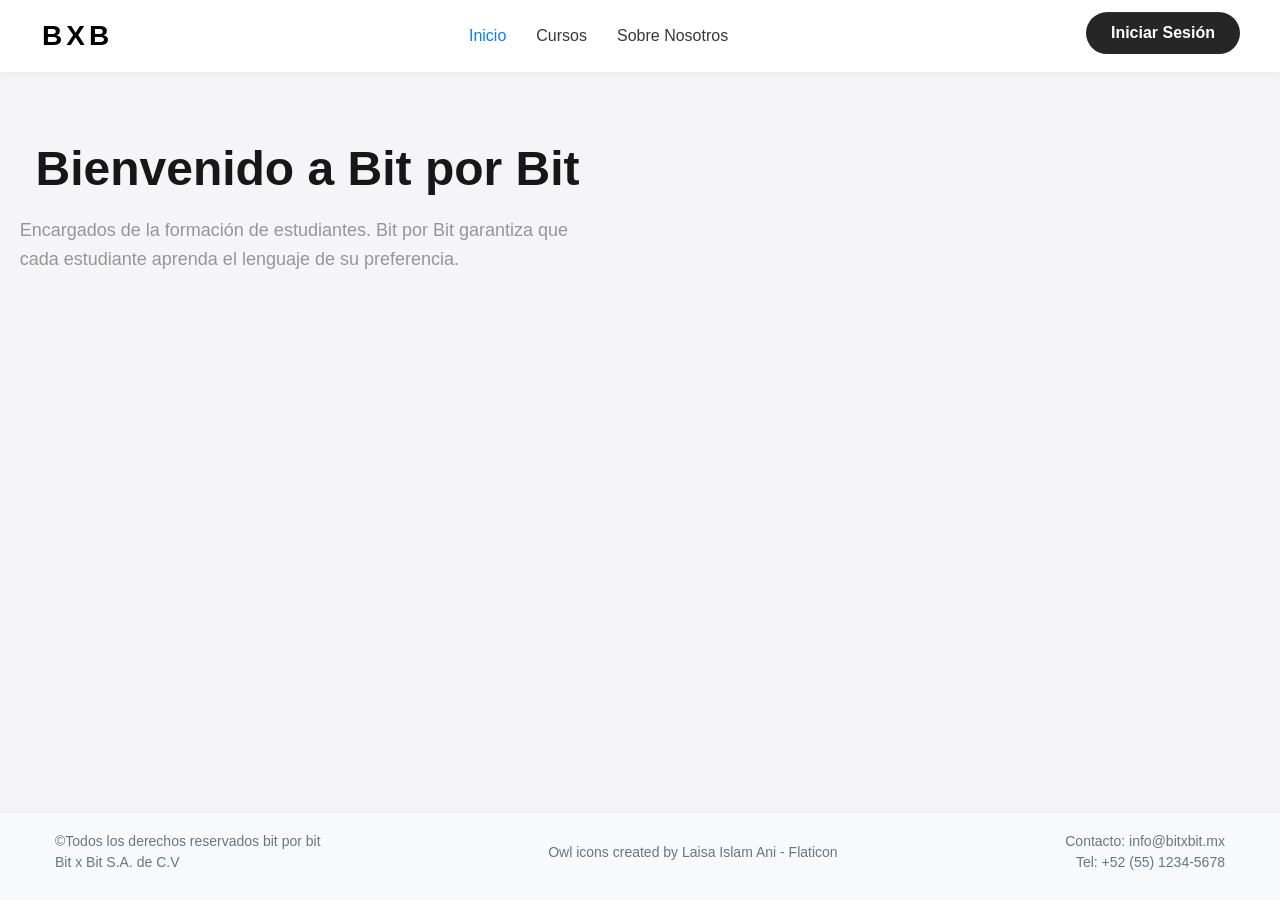
<file: index.html>
<!DOCTYPE html>
<html lang="es">

<head>
    <meta charset="UTF-8">
    <meta name="viewport" content="width=device-width, initial-scale=1.0">
    <title>Bit por Bit - Formación de estudiantes</title>
    <!-- GSAP from CDN -->
    <script src="https://cdnjs.cloudflare.com/ajax/libs/gsap/3.11.4/gsap.min.js"></script>
    <link rel="icon" type="image/x-icon" href="static/img/owl.png">
    <link rel="stylesheet" href="static/css/index.css">
</head>

<body>
    <!-- Fixed Navbar -->
    <div class="navbar">
        <a href="index.html" class="logo" id="logo-link">
            <div class="logo-letter">B</div>
            <div class="logo-letter">X</div>
            <div class="logo-letter">B</div>
        </a>

        <div class="nav-links">
            <a href="index.html" id="home-link" class="active">Inicio</a>
            <a href="courses.html" id="cursos-link">Cursos</a>
            <a href="about.html" id="about-link">Sobre Nosotros</a>
        </div>

        <a href="login.html" class="login-btn">Iniciar Sesión</a>

        <button class="menu-button" id="menu-btn">☰</button>
    </div>

    <!-- Pages Container -->
    <div class="pages-container">
        <!-- Home Page -->
        <div id="home-page" class="page active">
            <div class="home-container">
                <!-- Left Content -->
                <div class="content-left">
                    <h1 class="hero-title">Bienvenido a Bit por Bit</h1>
                    <p class="hero-description">Encargados de la formación de estudiantes. Bit por Bit garantiza que
                        cada estudiante aprenda el lenguaje de su preferencia.</p>
                    <button class="contact-btn">Contáctanos</button>

                    <!-- Social Icons -->
                    <div class="social-icons">
                        <div class="social-icon">
                            <a href="https://www.facebook.com/people/Bit-Bit/pfbid0obc1GL5xQBxVNUsykteJQynm9gf5bkeoo3qpW2DrgseqowSpPUyuY473SygLukFfl/"
                                target="_blank">
                                <img width="24px" height="24px" src="static/img/facebook.png" alt="facebook">
                            </a>

                        </div>
                        <div class="social-icon">
                            <img width="24px" height="24px" src="static/img/github.png" alt="github">
                        </div>
                        <div class="social-icon">
                            <img width="24px" height="24px" src="static/img/instagram.png" alt="instagram">
                        </div>
                        <div class="social-icon">
                            <img width="24px" height="24px" src="static/img/whatsapp.png" alt="whatsapp">
                        </div>
                    </div>
                </div>

                <!-- Right Content - Image/Video Container -->
                <div class="content-right">
                    <div class="media-container">
                        <video id="home-video" muted>
                            <source src="static/img/video1.mp4" type="video/mp4">
                        </video>
                    </div>
                </div>
            </div>
        </div>
    </div>
    <footer
        style="background-color: #f8f9fa; padding: 20px 0; border-top: 1px solid #e9ecef; font-family: Arial, sans-serif; font-size: 14px; color: #6c757d; margin-top: 40px;">
        <div
            style="max-width: 1200px; margin: 0 auto; padding: 0 15px; display: flex; flex-wrap: wrap; justify-content: space-between; align-items: center;">
            <div style="margin-bottom: 10px;">
                <p style="margin: 0;">©Todos los derechos reservados bit por bit</p>
                <p style="margin: 5px 0 0 0;">Bit x Bit S.A. de C.V</p>
            </div>
            <div style="margin-bottom: 10px;">
                <p style="margin: 0;">
                    <a href="https://www.flaticon.com/free-icons/owl" title="owl icons"
                        style="color: #6c757d; text-decoration: none;">Owl icons created by Laisa Islam Ani -
                        Flaticon</a>
                </p>
            </div>
            <div style="margin-bottom: 10px; text-align: right;">
                <p style="margin: 0;">Contacto: info@bitxbit.mx</p>
                <p style="margin: 5px 0 0 0;">Tel: +52 (55) 1234-5678</p>
            </div>
        </div>
    </footer>


    <!-- JavaScript for animations and functionality -->
    <script src="static/js/index.js"></script>
    <script>
        document.addEventListener('DOMContentLoaded', function () {
            // Specific home page initialization
            animateHomePage();
        });
    </script>
</body>

</html>
</file>
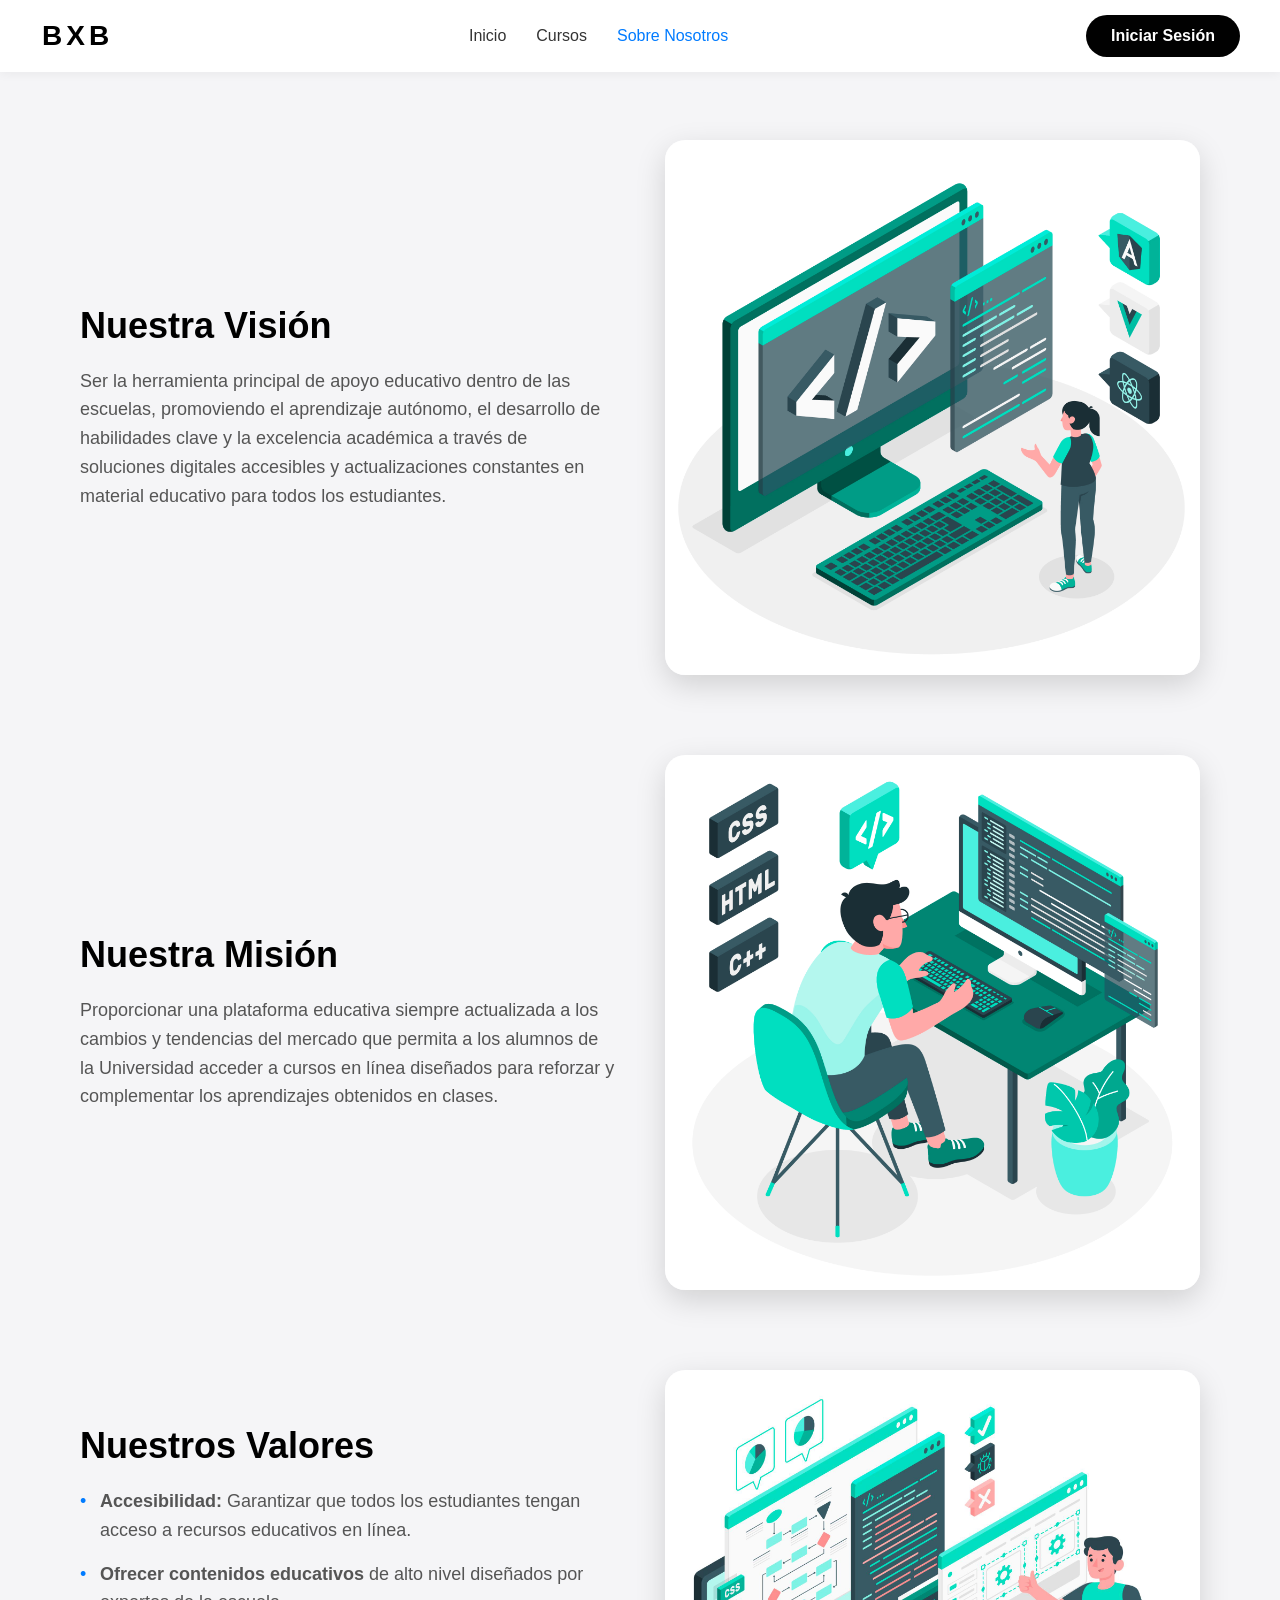
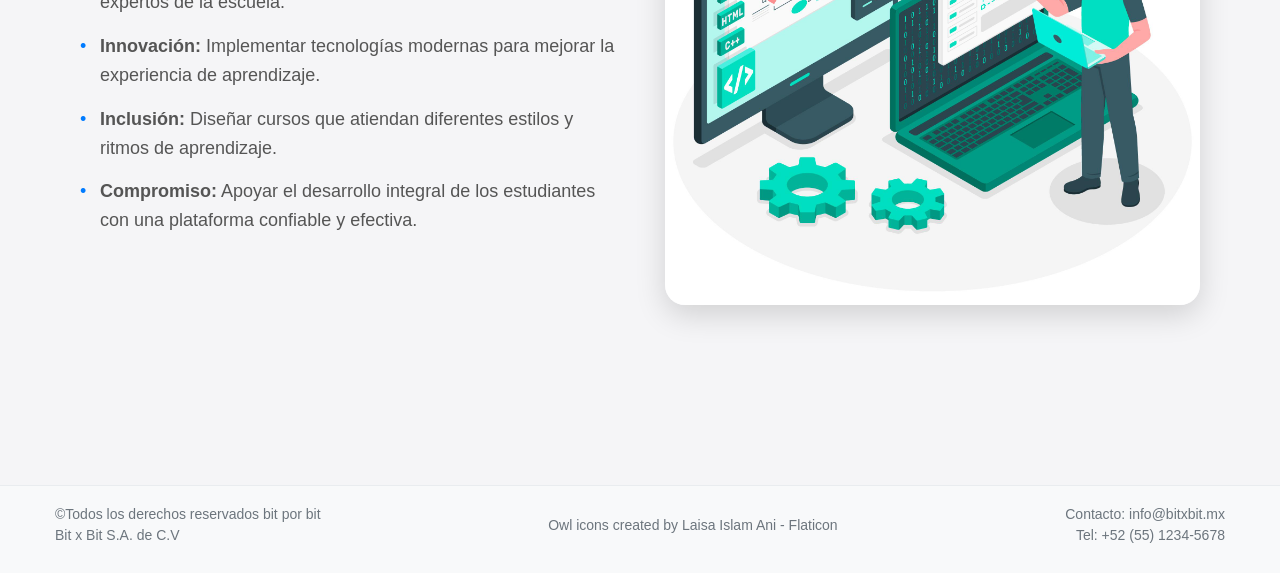
<file: about.html>
<!DOCTYPE html>
<html lang="es">

<head>
    <meta charset="UTF-8">
    <meta name="viewport" content="width=device-width, initial-scale=1.0">
    <title>Bit por Bit - Sobre Nosotros</title>
    <!-- GSAP from CDN -->
    <script src="https://cdnjs.cloudflare.com/ajax/libs/gsap/3.11.4/gsap.min.js"></script>
    <link rel="icon" type="image/x-icon" href="static/img/owl.png">
    <link rel="stylesheet" href="static/css/index.css">
</head>

<body>
    <!-- Fixed Navbar -->
    <div class="navbar">
        <a href="index.html" class="logo" id="logo-link">
            <div class="logo-letter">B</div>
            <div class="logo-letter">X</div>
            <div class="logo-letter">B</div>
        </a>

        <div class="nav-links">
            <a href="index.html" id="home-link">Inicio</a>
            <a href="courses.html" id="cursos-link">Cursos</a>
            <a href="about.html" id="about-link" class="active">Sobre Nosotros</a>
        </div>
        <a href="login.html" class="login-btn">Iniciar Sesión</a>

        <button class="menu-button" id="menu-btn">☰</button>
    </div>

    <!-- Pages Container -->
    <div class="pages-container">
        <!-- Sobre Nosotros Page -->
        <div id="about-page" class="page active">
            <div class="about-container">
                <!-- Vision Section -->
                <section class="about-section">
                    <div class="about-content">
                        <div class="about-text">
                            <h2 class="about-title">Nuestra Visión</h2>
                            <p class="about-description">
                                Ser la herramienta principal de apoyo educativo dentro de las escuelas,
                                promoviendo el aprendizaje autónomo, el desarrollo de habilidades clave y la
                                excelencia académica a través de soluciones digitales accesibles y actualizaciones
                                constantes en material educativo para todos los estudiantes.
                            </p>
                        </div>
                        <div class="about-image-container">
                            <img src="static/img/image1.jpg" alt="Imagen de nuestra visión" class="about-image">
                        </div>
                    </div>
                </section>

                <!-- Mision Section -->
                <section class="about-section">
                    <div class="about-content reverse">
                        <div class="about-image-container">
                            <img src="static/img/image2.jpg" alt="Imagen de nuestra misión" class="about-image">
                        </div>
                        <div class="about-text">
                            <h2 class="about-title">Nuestra Misión</h2>
                            <p class="about-description">
                                Proporcionar una plataforma educativa siempre actualizada a los cambios y
                                tendencias del mercado que permita a los alumnos de la Universidad acceder a cursos
                                en línea diseñados para reforzar y complementar los aprendizajes obtenidos en
                                clases.
                            </p>
                        </div>
                    </div>
                </section>

                <!-- Valores Section -->
                <section class="about-section">
                    <div class="about-content">
                        <div class="about-text">
                            <h2 class="about-title">Nuestros Valores</h2>
                            <ul class="values-list">
                                <li><strong>Accesibilidad:</strong> Garantizar que todos los estudiantes tengan acceso a
                                    recursos educativos en línea.</li>
                                <li><strong>Ofrecer contenidos educativos</strong> de alto nivel diseñados por expertos
                                    de la escuela.</li>
                                <li><strong>Innovación:</strong> Implementar tecnologías modernas para mejorar la
                                    experiencia de aprendizaje.</li>
                                <li><strong>Inclusión:</strong> Diseñar cursos que atiendan diferentes estilos y ritmos
                                    de aprendizaje.</li>
                                <li><strong>Compromiso:</strong> Apoyar el desarrollo integral de los estudiantes con
                                    una plataforma confiable y efectiva.</li>
                            </ul>
                        </div>
                        <div class="about-image-container">
                            <img src="static/img/image3.jpg" alt="Imagen de nuestros valores" class="about-image">
                        </div>
                    </div>
                </section>
            </div>
        </div>
    </div>

    <footer
        style="background-color: #f8f9fa; padding: 20px 0; border-top: 1px solid #e9ecef; font-family: Arial, sans-serif; font-size: 14px; color: #6c757d; margin-top: 40px;">
        <div
            style="max-width: 1200px; margin: 0 auto; padding: 0 15px; display: flex; flex-wrap: wrap; justify-content: space-between; align-items: center;">
            <div style="margin-bottom: 10px;">
                <p style="margin: 0;">©Todos los derechos reservados bit por bit</p>
                <p style="margin: 5px 0 0 0;">Bit x Bit S.A. de C.V</p>
            </div>
            <div style="margin-bottom: 10px;">
                <p style="margin: 0;">
                    <a href="https://www.flaticon.com/free-icons/owl" title="owl icons"
                        style="color: #6c757d; text-decoration: none;">Owl icons created by Laisa Islam Ani -
                        Flaticon</a>
                </p>
            </div>
            <div style="margin-bottom: 10px; text-align: right;">
                <p style="margin: 0;">Contacto: info@bitxbit.mx</p>
                <p style="margin: 5px 0 0 0;">Tel: +52 (55) 1234-5678</p>
            </div>
        </div>
    </footer>


    <!-- JavaScript for animations and functionality -->
    <script src="static/js/index.js"></script>
    <script>
        document.addEventListener('DOMContentLoaded', function () {
            // Animate navbar
            animateNavbar();

            // Initialize about page animations
            animateAboutPage();
        });

        // Function to animate about page elements
        function animateAboutPage() {
            const aboutSections = document.querySelectorAll('.about-section');

            aboutSections.forEach((section, index) => {
                const title = section.querySelector('.about-title');
                const description = section.querySelector('.about-description');
                const imageContainer = section.querySelector('.about-image-container');
                const valuesList = section.querySelector('.values-list');

                // Reset animations
                gsap.set(title, { opacity: 0, y: -30 });
                gsap.set(description || valuesList, { opacity: 0, y: 20 });
                gsap.set(imageContainer, { opacity: 0, scale: 0.9 });

                // Create timeline for each section
                const tl = gsap.timeline({
                    scrollTrigger: {
                        trigger: section,
                        start: "top 80%",
                        end: "bottom 20%",
                        toggleActions: "play none none none"
                    },
                    defaults: { ease: "power3.out" }
                });

                // Animate elements
                tl.to(title, {
                    y: 0,
                    opacity: 1,
                    duration: 0.8,
                });

                tl.to(description || valuesList, {
                    y: 0,
                    opacity: 1,
                    duration: 0.8,
                }, "-=0.5");

                tl.to(imageContainer, {
                    opacity: 1,
                    scale: 1,
                    duration: 0.8,
                }, "-=0.5");
            });
        }
    </script>
</body>

</html>
</file>
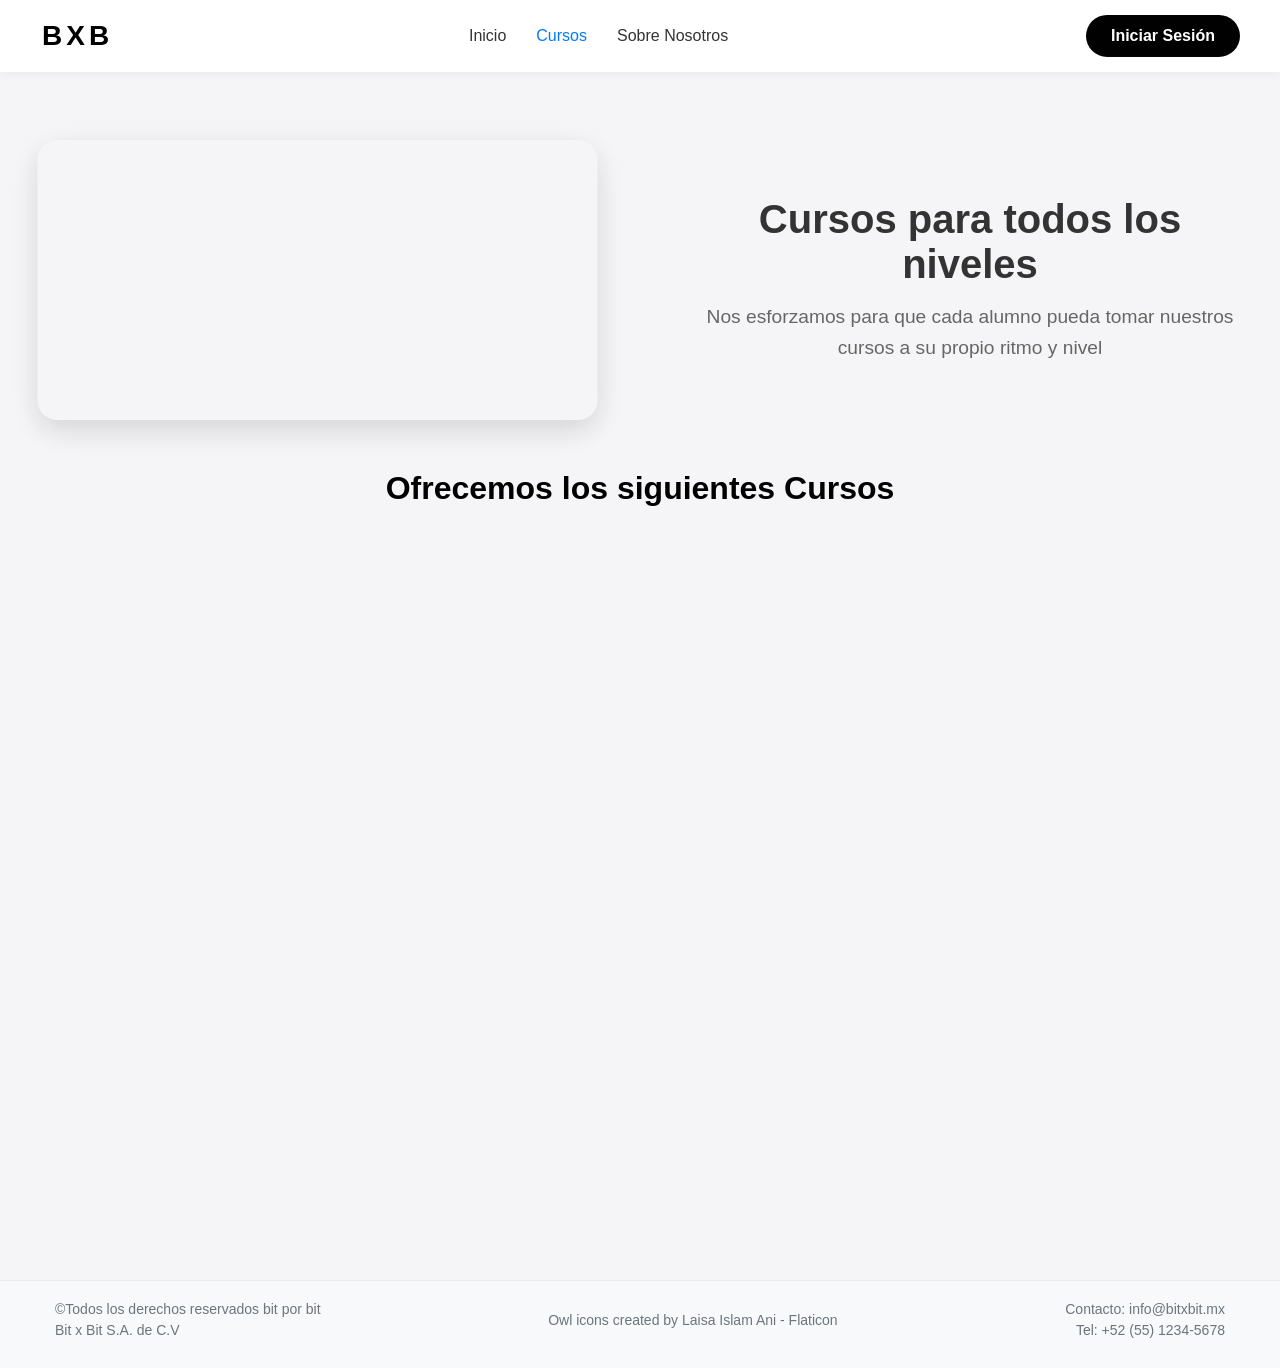
<file: courses.html>
<!DOCTYPE html>
<html lang="es">

<head>
    <meta charset="UTF-8">
    <meta name="viewport" content="width=device-width, initial-scale=1.0">
    <title>Bit por Bit - Cursos</title>
    <!-- GSAP from CDN -->
    <script src="https://cdnjs.cloudflare.com/ajax/libs/gsap/3.11.4/gsap.min.js"></script>
    <link rel="icon" type="image/x-icon" href="static/img/owl.png">
    <link rel="stylesheet" href="static/css/index.css">
</head>

<body>
    <!-- Fixed Navbar -->
    <div class="navbar">
        <a href="index.html" class="logo" id="logo-link">
            <div class="logo-letter">B</div>
            <div class="logo-letter">X</div>
            <div class="logo-letter">B</div>
        </a>

        <div class="nav-links" id="nav-links">
            <a href="index.html" id="home-link">Inicio</a>
            <a href="courses.html" id="cursos-link" class="active">Cursos</a>
            <a href="about.html" id="about-link">Sobre Nosotros</a>
        </div>
        <a href="login.html" class="login-btn">Iniciar Sesión</a>


        <button class="menu-button" id="menu-btn">☰</button>
    </div>

    <!-- Pages Container -->
    <div class="pages-container">
        <!-- Cursos Page -->
        <div id="cursos-page" class="page active">
            <div class="cursos-container">
                <!-- Cursos Header -->
                <div class="cursos-header">
                    <div class="cursos-image-container">
                        <video id="cursos-video" muted>
                            <source src="static/img/video2.mp4" type="video/mp4">
                        </video>
                    </div>

                    <div class="cursos-text">
                        <h2 class="cursos-title">Cursos para todos los niveles</h2>
                        <p>Nos esforzamos para que cada alumno pueda tomar nuestros cursos a su propio ritmo y nivel</p>
                    </div>
                </div>

                <h2 class="section-title">Ofrecemos los siguientes Cursos</h2>

                <!-- Enhanced Course Carousel -->
                <!-- Course Navigation -->
                <div class="course-navigation">
                    <div class="course-tabs" id="course-tabs">
                        <div class="course-tab active" data-course="python">Python</div>
                        <div class="course-tab" data-course="java">Java</div>
                        <div class="course-tab" data-course="javascript">JavaScript</div>
                        <div class="course-tab" data-course="go">Go</div>
                        <div class="course-tab" data-course="html">HTML</div>
                        <div class="course-tab" data-course="css">CSS</div>
                        <div class="course-tab" data-course="sql">SQL</div>
                        <div class="course-tab" data-course="react">React</div>
                    </div>

                    <!-- Course Details Section (keep this as is) -->
                    <div class="course-details-section" id="course-details">
                        <div class="course-details-container">
                            <div class="course-details-header">
                                <div class="course-logo-large">
                                    <img id="detail-logo" src="static/img/phyton.png" alt="Course logo" width="120"
                                        height="120">
                                </div>
                                <div class="course-details-info">
                                    <h3 id="detail-title">Python</h3>
                                    <span id="detail-level" class="course-level-badge">Principiante</span>
                                </div>
                            </div>
                            <div class="course-details-content">
                                <div class="course-description">
                                    <h4>Descripción</h4>
                                    <p id="detail-description">Este curso ofrece las bases necesarias de Python</p>
                                </div>
                                <div class="course-features">
                                    <div class="feature">
                                        <span class="feature-icon">⏱️</span>
                                        <div class="feature-text">
                                            <span class="feature-label">Duración:</span>
                                            <span id="detail-duration">3 horas</span>
                                        </div>
                                    </div>
                                    <div class="feature">
                                        <span class="feature-icon">📚</span>
                                        <div class="feature-text">
                                            <span class="feature-label">Módulos:</span>
                                            <span id="detail-modules">5 módulos</span>
                                        </div>
                                    </div>
                                    <div class="feature">
                                        <span class="feature-icon">🧑‍💻</span>
                                        <div class="feature-text">
                                            <span class="feature-label">Proyectos:</span>
                                            <span id="detail-projects">2 proyectos</span>
                                        </div>
                                    </div>
                                </div>
                            </div>
                            <div class="course-cta">
                                <button class="enroll-button">Saber más</button>
                                <!--button class="more-info-button">Saber más</button-->
                            </div>
                        </div>
                    </div>
                </div>
            </div>
        </div>
    </div>

    <footer
        style="background-color: #f8f9fa; padding: 20px 0; border-top: 1px solid #e9ecef; font-family: Arial, sans-serif; font-size: 14px; color: #6c757d; margin-top: 40px;">
        <div
            style="max-width: 1200px; margin: 0 auto; padding: 0 15px; display: flex; flex-wrap: wrap; justify-content: space-between; align-items: center;">
            <div style="margin-bottom: 10px;">
                <p style="margin: 0;">©Todos los derechos reservados bit por bit</p>
                <p style="margin: 5px 0 0 0;">Bit x Bit S.A. de C.V</p>
            </div>
            <div style="margin-bottom: 10px;">
                <p style="margin: 0;">
                    <a href="https://www.flaticon.com/free-icons/owl" title="owl icons"
                        style="color: #6c757d; text-decoration: none;">Owl icons created by Laisa Islam Ani -
                        Flaticon</a>
                </p>
            </div>
            <div style="margin-bottom: 10px; text-align: right;">
                <p style="margin: 0;">Contacto: info@bitxbit.mx</p>
                <p style="margin: 5px 0 0 0;">Tel: +52 (55) 1234-5678</p>
            </div>
        </div>
    </footer>


    <!-- JavaScript for animations and functionality -->
    <script src="static/js/index.js"></script>
    <script>
        // Update the document ready function
        document.addEventListener('DOMContentLoaded', function () {
            // Specific cursos page initialization
            animateCursosPage();

            // Initialize navbar animations
            animateNavbar();

            // Initialize course details with tabs
            initCourseDetails();

            // Fix header text explicitly
            fixHeaderText();
        });
    </script>
</body>

</html>
</file>
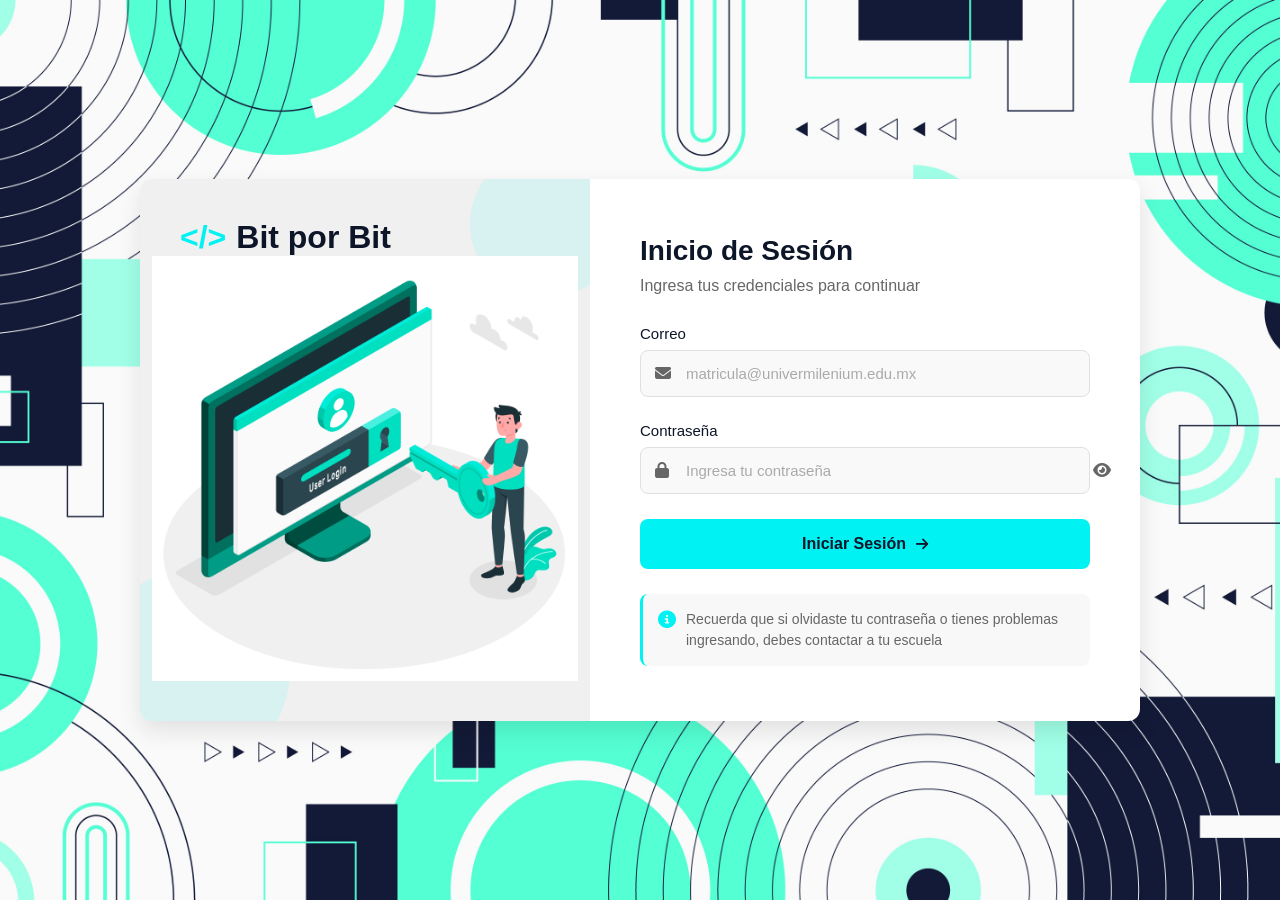
<file: login.html>
<!DOCTYPE html>
<html lang="es">
<head>
    <meta charset="UTF-8">
    <meta name="viewport" content="width=device-width, initial-scale=1.0">
    <title>Bit por Bit - Inicio de Sesión</title>
    <link rel="stylesheet" href="/static/css/login.css">
    <link rel="icon" type="image/x-icon" href="/static/img/owl.png">
    <link rel="stylesheet" href="https://cdnjs.cloudflare.com/ajax/libs/font-awesome/6.4.0/css/all.min.css">
</head>
<body>
    <div class="background-container">
        <div class="login-container">
            <div class="login-branding">
                <div class="logo-container">
                    <div class="logo">
                        <span class="code-tag">&lt;/&gt;</span>
                        <h1>Bit por Bit</h1>
                    </div>
                </div>
                <div class="illustration">
                    <img src="/static/img/login.jpg" alt="Ilustración de inicio de sesión">
                </div>
            </div>
            
            <div class="login-content">
                <div class="login-header">
                    <h2>Inicio de Sesión</h2>
                    <p class="login-subtitle">Ingresa tus credenciales para continuar</p>
                </div>
                
                <form id="login-form" method="post">
                    <div class="form-group">
                        <label for="email">Correo</label>
                        <div class="input-with-icon">
                            <i class="fas fa-envelope"></i>
                            <input type="email" id="email" name="email" placeholder="matricula@univermilenium.edu.mx" required>
                        </div>
                    </div>
                    
                    <div class="form-group">
                        <label for="password">Contraseña</label>
                        <div class="input-with-icon">
                            <i class="fas fa-lock"></i>
                            <input type="password" id="password" name="password" placeholder="Ingresa tu contraseña" required>
                            <button type="button" id="toggle-password" class="toggle-password">
                                <i class="fas fa-eye"></i>
                            </button>
                        </div>
                    </div>
                    
                    <button type="submit" class="login-btn">
                        <span>Iniciar Sesión</span>
                        <i class="fas fa-arrow-right"></i>
                    </button>
                </form>
                
                <div class="help-text">
                    <i class="fas fa-info-circle"></i>
                    <p>Recuerda que si olvidaste tu contraseña o tienes problemas ingresando, debes contactar a tu escuela</p>
                </div>
            </div>
        </div>
    </div>
    
    <!-- Toast container -->
    <div id="toast-container"></div>
    
    <script src="/static/js/login.js"></script>
</body>
</html>
</file>
<file: static/css/index.css>
* {
    margin: 0;
    padding: 0;
    box-sizing: border-box;
    font-family: 'Segoe UI', Tahoma, Geneva, Verdana, sans-serif;
    text-decoration: none;
}

body {
    min-height: 100vh;
    display: flex;
    flex-direction: column;
    background-color: #f5f5f7;
}

a{
  text-decoration: none;
}

/* Fixed navbar with improved styling */
.navbar {
    display: flex;
    justify-content: space-between;
    align-items: center;
    padding: 15px 40px;
    background-color: white;
    box-shadow: 0 2px 10px rgba(0,0,0,0.05);
    position: fixed;
    width: 100%;
    top: 0;
    z-index: 1000;
}

/* Logo styling */
.logo {
    display: flex;
    align-items: center;
    font-size: 28px;
    font-weight: 800;
    color: #000;
    text-decoration: none;
}

.logo-letter {
    padding: 0 2px;
    opacity: 0; 
    transform: translateY(50px);
}

/* Nav links */
.nav-links {
    display: flex;
    gap: 30px;
    opacity: 0;
    transform: translateY(-20px);
}

.nav-links a {
    text-decoration: none;
    color: #333;
    font-weight: 500;
    transition: color 0.3s;
    cursor: pointer;
}

.nav-links a:hover, .nav-links a.active {
    color: #007bff;
}

/* Login button styling */
.login-btn {
    background-color: #000;
    color: white;
    border: none;
    border-radius: 30px;
    padding: 12px 25px;
    font-weight: 600;
    cursor: pointer;
    opacity: 0;
    transform: translateY(-20px);
    transition: background-color 0.3s, transform 0.2s;
}

.login-btn:hover {
    background-color: #333;
    transform: translateY(-2px);
}

/* Pages container */
.pages-container {
    margin-top: 80px;
    flex-grow: 1;
}

/* Page styling */
.page {
    display: none;
}

.page.active {
    display: block;
}

/* Home page styles */
.home-container {
    display: flex;
    justify-content: space-between;
    align-items: center;
    padding: 60px 40px;
    gap: 40px;
}

/* Left content */
.content-left {
    flex: 1;
    max-width: 600px;
}

.hero-title {
    font-size: 48px;
    font-weight: 800;
    margin-bottom: 20px;
    opacity: 0;
    transform: translateX(-50px);
}

.hero-description {
    font-size: 18px;
    line-height: 1.6;
    color: #555;
    margin-bottom: 30px;
    opacity: 0;
    transform: translateX(-50px);
}

.contact-btn {
    background-color: #f1f1f1;
    color: #333;
    border: none;
    border-radius: 30px;
    padding: 15px 30px;
    font-weight: 600;
    cursor: pointer;
    opacity: 0;
    transform: translateY(20px);
    transition: background-color 0.3s, transform 0.2s;
}

.contact-btn:hover {
    background-color: #e5e5e5;
    transform: translateY(-2px);
}

/* Social icons container */
.social-icons {
    display: flex;
    gap: 15px;
    margin-top: 30px;
    opacity: 0;
}

.social-icon {
    width: 50px;
    height: 50px;
    background-color: white;
    border-radius: 50%;
    display: flex;
    justify-content: center;
    align-items: center;
    cursor: pointer;
    box-shadow: 0 4px 8px rgba(0,0,0,0.1);
    transition: transform 0.2s, box-shadow 0.2s;
}

.social-icon:hover {
    transform: translateY(-5px);
    box-shadow: 0 6px 12px rgba(0,0,0,0.15);
}

/* Placeholder for social icons */
.icon-placeholder {
    width: 24px;
    height: 24px;
    background-color: #ddd;
    border-radius: 5px;
}

/* Right content - video/image container */
.content-right {
    flex: 1;
    display: flex;
    justify-content: center;
    align-items: center;
}

.media-container {
    width: 100%;
    max-width: 600px;
    height: auto;
    border-radius: 20px;
    overflow: hidden;
    box-shadow: 0 10px 30px rgba(0,0,0,0.15);
    opacity: 0;
    transform: scale(0.8);
}

.center-image {
    width: 100%;
    height: auto;
    display: block;
}

/* Video styling */
video {
    width: 100%;
    height: auto;
    display: block;
}

/* Cursos page styles */
.cursos-container {
    padding: 60px 40px;
}

.cursos-header {
    display: flex;
    margin-bottom: 50px;
    gap: 40px;
}

.cursos-image-container {
    flex: 1;
    border-radius: 20px;
    overflow: hidden;
    box-shadow: 0 10px 30px rgba(0,0,0,0.15);
    opacity: 0;
    transform: translateX(-30px);
}

.cursos-image {
    width: 100%;
    height: auto;
    display: block;
}

.cursos-text {
    flex: 1;
    display: flex;
    flex-direction: column;
    justify-content: center;
    opacity: 0;
    transform: translateX(30px);
}

.cursos-title {
    font-size: 36px;
    font-weight: 700;
    margin-bottom: 20px;
}

.cursos-text p {
    font-size: 18px;
    line-height: 1.6;
    color: #555;
}

.section-title {
    font-size: 32px;
    font-weight: 700;
    text-align: center;
    margin-bottom: 40px;
}

/* Enhanced Carousel Styles */


.carousel-wrapper {
    width: 75%;
    overflow: hidden;
    position: relative;
    margin: 0 20px;
}





.course-icon {
    width: 150px;
    height: 150px;
    background-color: white;
    border-radius: 20px;
    display: flex;
    flex-direction: column;
    justify-content: center;
    align-items: center;
    box-shadow: 0 8px 16px rgba(0,0,0,0.1);
    transition: transform 0.3s, box-shadow 0.3s;
}

.course-icon:hover {
    transform: translateY(-10px);
    box-shadow: 0 12px 24px rgba(0,0,0,0.15);
    background-color: #f9f9f9;
}

.carousel-item.active .course-icon {
    border: 3px solid #007bff;
    transform: translateY(-10px);
    box-shadow: 0 12px 24px rgba(0,0,0,0.2);
}

.course-logo {
    width: 60px;
    height: 60px;
    margin-bottom: 10px;
    display: flex;
    justify-content: center;
    align-items: center;
}

.course-logo img {
    max-width: 100%;
    max-height: 100%;
}

.course-title {
    font-size: 16px;
    font-weight: 600;
    color: #333;
    text-align: center;
}

.course-level {
    font-size: 12px;
    color: #666;
    margin-top: 5px;
}

.carousel-arrow {
    width: 50px;
    height: 50px;
    background-color: white;
    border: none;
    border-radius: 50%;
    font-size: 24px;
    font-weight: bold;
    cursor: pointer;
    box-shadow: 0 4px 8px rgba(0,0,0,0.1);
    transition: transform 0.2s, box-shadow 0.2s;
    z-index: 5;
    display: flex;
    justify-content: center;
    align-items: center;
}

.carousel-arrow:hover {
    transform: scale(1.1);
    box-shadow: 0 6px 12px rgba(0,0,0,0.15);
    background-color: #f0f0f0;
}

.carousel-indicators {
    display: flex;
    justify-content: center;
    gap: 10px;
    margin-top: 20px;
    opacity: 0;
}

.carousel-indicator {
    width: 12px;
    height: 12px;
    border-radius: 50%;
    background-color: #ddd;
    cursor: pointer;
    transition: background-color 0.3s;
}

.carousel-indicator.active {
    background-color: #007bff;
}

/* Course Details Section Styles */
.course-details-section {
    margin: 60px auto;
    max-width: 900px;
    opacity: 0;
    transform: translateY(30px);
    transition: opacity 0.8s, transform 0.8s;
}

.course-details-section.visible {
    opacity: 1;
    transform: translateY(0);
}

.course-details-container {
    background-color: white;
    border-radius: 20px;
    box-shadow: 0 10px 30px rgba(0,0,0,0.1);
    overflow: hidden;
}

.course-details-header {
    display: flex;
    padding: 30px;
    background-color: #f8f9fa;
    border-bottom: 1px solid #eaeaea;
    gap: 30px;
    align-items: center;
}

.course-logo-large {
    background-color: white;
    padding: 15px;
    border-radius: 15px;
    box-shadow: 0 4px 10px rgba(0,0,0,0.05);
    display: flex;
    justify-content: center;
    align-items: center;
}

.course-details-info {
    flex: 1;
}

.course-details-info h3 {
    font-size: 28px;
    font-weight: 700;
    margin-bottom: 10px;
}

.course-level-badge {
    display: inline-block;
    padding: 6px 12px;
    background-color: #e9f5ff;
    color: #007bff;
    border-radius: 30px;
    font-size: 14px;
    font-weight: 600;
}

.course-details-content {
    padding: 30px;
    display: grid;
    grid-template-columns: 2fr 1fr;
    gap: 30px;
}

.course-description h4 {
    font-size: 20px;
    margin-bottom: 15px;
    color: #333;
}

.course-description p {
    font-size: 16px;
    line-height: 1.7;
    color: #555;
}

.course-features {
    display: flex;
    flex-direction: column;
    gap: 20px;
}

.feature {
    display: flex;
    align-items: center;
    gap: 15px;
}

.feature-icon {
    font-size: 24px;
    color: #007bff;
}

.feature-text {
    display: flex;
    flex-direction: column;
}

.feature-label {
    font-size: 14px;
    color: #777;
}

.feature-text span:last-child {
    font-size: 16px;
    font-weight: 600;
    color: #333;
}

.course-cta {
    padding: 20px 30px;
    border-top: 1px solid #eaeaea;
    display: flex;
    justify-content: flex-end;
    gap: 15px;
}

.enroll-button {
    background-color: #007bff;
    color: white;
    border: none;
    border-radius: 30px;
    padding: 14px 30px;
    font-weight: 600;
    cursor: pointer;
    transition: background-color 0.3s, transform 0.2s;
}

.enroll-button:hover {
    background-color: #0056b3;
    transform: translateY(-2px);
}

.more-info-button {
    background-color: transparent;
    color: #007bff;
    border: 1px solid #007bff;
    border-radius: 30px;
    padding: 14px 30px;
    font-weight: 600;
    cursor: pointer;
    transition: background-color 0.3s, transform 0.2s;
}

.more-info-button:hover {
    background-color: #f0f7ff;
    transform: translateY(-2px);
}

/* Responsive design */
@media (max-width: 1024px) {
    .home-container {
        flex-direction: column;
        padding: 40px 20px;
    }
    
    .content-left, .content-right {
        max-width: 100%;
    }
    
    .hero-title {
        font-size: 36px;
    }
    
    .cursos-header {
        flex-direction: column;
        gap: 30px;
    }
    
    .cursos-text {
        padding-left: 0;
        text-align: center;
    }
    
    .carousel-wrapper {
        width: 65%;
    }
    
    .course-icon {
        width: 130px;
        height: 130px;
    }
    
    .course-details-content {
        grid-template-columns: 1fr;
    }
}

@media (max-width: 768px) {
    .navbar {
        padding: 15px 20px;
    }
    
    .nav-links {
        display: none;
        position: absolute;
        top: 80px;
        left: 0;
        width: 100%;
        flex-direction: column;
        background-color: white;
        padding: 20px;
        box-shadow: 0 5px 15px rgba(0,0,0,0.1);
        z-index: 999;
        align-items: center;
        gap: 20px;
    }
    
    .nav-links.active {
        display: flex;
    }
    
    .menu-button {
        display: block;
    }
    
    .carousel-wrapper {
        width: 60%;
    }
    
    .course-icon {
        width: 120px;
        height: 120px;
    }
    
    .course-logo {
        width: 40px;
        height: 40px;
    }
    
    .course-title {
        font-size: 14px;
    }
    
    .course-level {
        font-size: 10px;
    }
    
    .carousel-arrow {
        width: 40px;
        height: 40px;
        font-size: 18px;
    }
    
    .course-details-header {
        flex-direction: column;
        align-items: center;
        text-align: center;
    }
}

@media (max-width: 480px) {
    .carousel-wrapper {
        width: 50%;
    }
    
    .course-icon {
        width: 100px;
        height: 100px;
    }
    
    .course-cta {
        flex-direction: column;
    }
    
    .enroll-button, .more-info-button {
        width: 100%;
    }
}

/* Menu button (visible only on mobile) */
.menu-button {
    background: none;
    border: none;
    font-size: 24px;
    cursor: pointer;
    padding: 5px;
    color: #333;
    display: none;
}

/* Page transitions */
.page-enter {
    opacity: 0;
    transform: translateY(20px);
}

.page-enter-active {
    opacity: 1;
    transform: translateY(0);
    transition: opacity 0.5s, transform 0.5s;
}

/* About page styles */
.about-container {
    padding: 60px 40px;
    max-width: 1200px;
    margin: 0 auto;
}

.about-section {
    margin-bottom: 80px;
}

.about-content {
    display: flex;
    align-items: center;
    gap: 50px;
}

.about-content.reverse {
    flex-direction: row-reverse;
}

.about-text {
    flex: 1;
}

.about-title {
    font-size: 36px;
    font-weight: 700;
    margin-bottom: 20px;
}

.about-description {
    font-size: 18px;
    line-height: 1.6;
    color: #555;
}

.about-image-container {
    flex: 1;
    border-radius: 20px;
    overflow: hidden;
    box-shadow: 0 10px 30px rgba(0,0,0,0.15);
}

.about-image {
    width: 100%;
    height: auto;
    display: block;
}

.values-list {
    list-style-type: none;
    padding: 0;
}

.values-list li {
    font-size: 18px;
    line-height: 1.6;
    color: #555;
    margin-bottom: 15px;
    position: relative;
    padding-left: 20px;
}

.values-list li::before {
    content: "•";
    position: absolute;
    left: 0;
    color: #007bff;
}

/* Course Navigation styling */
.course-navigation {
    width: 100%;
    max-width: 1000px;
    margin: 0 auto 40px;
}

.course-tabs {
    display: flex;
    flex-wrap: wrap;
    justify-content: center;
    margin-bottom: 30px;
    gap: 10px;
}

.course-tab {
    padding: 12px 20px;
    background-color: #f5f5f5;
    border-radius: 6px;
    cursor: pointer;
    font-weight: 500;
    transition: all 0.3s ease;
    border: 2px solid transparent;
}

.course-tab:hover {
    background-color: #e9e9e9;
}

.course-tab.active {
    background-color: #1e88e5;
    color: white;
    border-color: #1565c0;
}

/* Fix for cursos header section */
.cursos-text {
    padding: 20px;
    text-align: center;
    max-width: 800px;
    margin: 0 auto;
}

.cursos-title {
    font-size: 2.5rem;
    margin-bottom: 15px;
    color: #333;
}

.cursos-text p {
    font-size: 1.2rem;
    line-height: 1.6;
    color: #666;
}

/* Make sure course details section has proper spacing */
.course-details-section {
    margin-top: 20px;
}
</file>
<file: static/css/login.css>
/* Improved Login Page CSS */
:root {
    --primary-color: #00f2f2;
    --primary-dark: #00d8d8;
    --dark-blue: #0d1529;
    --light-gray: #f0f0f0;
    --white: #ffffff;
    --error-color: #ff3860;
    --success-color: #23d160;
    --text-color: #333333;
    --text-light: #666666;
    --border-radius: 12px;
    --shadow: 0 10px 25px rgba(0, 0, 0, 0.1);
}

* {
    margin: 0;
    padding: 0;
    box-sizing: border-box;
    font-family: 'Segoe UI', Tahoma, Geneva, Verdana, sans-serif;
}

body {
    background-color: var(--white);
    color: var(--text-color);
    min-height: 100vh;
}

.background-container {
    min-height: 100vh;
    background-image: url('/static/img/background.jpg');
    background-size: cover;
    background-position: center;
    display: flex;
    justify-content: center;
    align-items: center;
    padding: 20px;
}

.login-container {
    display: flex;
    max-width: 1000px;
    width: 90%;
    background-color: var(--white);
    border-radius: var(--border-radius);
    box-shadow: var(--shadow);
    overflow: hidden;
    position: relative;
}

/* Left side - Branding and Illustration */
.login-branding {
    width: 45%;
    background-color: var(--light-gray);
    padding: 40px;
    display: flex;
    flex-direction: column;
    justify-content: space-between;
    position: relative;
    overflow: hidden;
}

.login-branding::before {
    content: '';
    position: absolute;
    bottom: -50px;
    left: -50px;
    width: 200px;
    height: 200px;
    background-color: rgba(0, 242, 242, 0.1);
    border-radius: 50%;
    z-index: 0;
}

.login-branding::after {
    content: '';
    position: absolute;
    top: -30px;
    right: -30px;
    width: 150px;
    height: 150px;
    background-color: rgba(0, 242, 242, 0.1);
    border-radius: 50%;
    z-index: 0;
}

.logo-container {
    position: relative;
    z-index: 1;
}

.logo {
    display: flex;
    align-items: center;
}

.code-tag {
    font-size: 32px;
    font-weight: bold;
    color: var(--primary-color);
    margin-right: 10px;
}

h1 {
    font-size: 32px;
    color: var(--dark-blue);
    font-weight: 700;
}

.illustration {
    display: flex;
    justify-content: center;
    align-items: center;
    position: relative;
    z-index: 1;
    margin-top: auto;
}

.illustration img {
    max-width: 115%;
    max-height: 800px;
}

/* Right side - Login Form */
.login-content {
    width: 55%;
    padding: 50px;
    display: flex;
    flex-direction: column;
    justify-content: center;
}

.login-header {
    margin-bottom: 30px;
}

h2 {
    font-size: 28px;
    color: var(--dark-blue);
    margin-bottom: 10px;
    font-weight: 600;
}

.login-subtitle {
    color: var(--text-light);
    font-size: 16px;
}

.form-group {
    margin-bottom: 25px;
}

label {
    display: block;
    margin-bottom: 8px;
    font-weight: 500;
    color: var(--dark-blue);
    font-size: 15px;
}

.input-with-icon {
    position: relative;
}

.input-with-icon i {
    position: absolute;
    left: 15px;
    top: 50%;
    transform: translateY(-50%);
    color: var(--text-light);
}

.input-with-icon input {
    width: 100%;
    padding: 14px 20px 14px 45px;
    border: 1px solid #e0e0e0;
    border-radius: 8px;
    font-size: 15px;
    transition: all 0.3s ease;
    background-color: #f9f9f9;
}

.input-with-icon input:focus {
    outline: none;
    border-color: var(--primary-color);
    background-color: var(--white);
    box-shadow: 0 0 0 3px rgba(0, 242, 242, 0.2);
}

.input-with-icon input::placeholder {
    color: #aaa;
}

.toggle-password {
    position: absolute;
    right: 12px;
    top: 50%;
    transform: translateY(-50%);
    background: none;
    border: none;
    color: var(--text-light);
    cursor: pointer;
    font-size: 16px;
}

.login-btn {
    width: 100%;
    padding: 16px;
    background-color: var(--primary-color);
    color: var(--dark-blue);
    border: none;
    border-radius: 8px;
    font-size: 16px;
    font-weight: 600;
    cursor: pointer;
    transition: all 0.3s ease;
    display: flex;
    justify-content: center;
    align-items: center;
    gap: 10px;
}

.login-btn:hover {
    background-color: var(--primary-dark);
    transform: translateY(-2px);
    box-shadow: 0 5px 15px rgba(0, 242, 242, 0.3);
}

.login-btn:active {
    transform: translateY(0);
}

.login-btn i {
    font-size: 14px;
}

.help-text {
    margin-top: 25px;
    display: flex;
    align-items: flex-start;
    gap: 10px;
    padding: 15px;
    background-color: #f8f8f8;
    border-radius: 8px;
    border-left: 3px solid var(--primary-color);
}

.help-text i {
    color: var(--primary-color);
    font-size: 18px;
    margin-top: 2px;
}

.help-text p {
    font-size: 14px;
    color: var(--text-light);
    line-height: 1.5;
}

/* Toast styles */
#toast-container {
    position: fixed;
    top: 20px;
    right: 20px;
    z-index: 1000;
}

.toast {
    padding: 16px 20px;
    margin-bottom: 15px;
    border-radius: 8px;
    color: white;
    width: 320px;
    display: flex;
    align-items: center;
    box-shadow: 0 5px 15px rgba(0, 0, 0, 0.15);
    animation: slide-in 0.3s ease-out forwards;
    opacity: 0;
}

.toast-success {
    background-color: var(--success-color);
}

.toast-error {
    background-color: var(--error-color);
}

.toast-info {
    background-color: var(--primary-color);
    color: var(--dark-blue);
}

.toast-message {
    flex-grow: 1;
    font-weight: 500;
}

.toast-close {
    background: none;
    border: none;
    color: inherit;
    font-size: 18px;
    cursor: pointer;
    margin-left: 10px;
    opacity: 0.8;
    transition: opacity 0.2s;
}

.toast-close:hover {
    opacity: 1;
}

@keyframes slide-in {
    from {
        transform: translateX(100%);
        opacity: 0;
    }
    to {
        transform: translateX(0);
        opacity: 1;
    }
}

@keyframes fade-out {
    from {
        opacity: 1;
    }
    to {
        opacity: 0;
    }
}

/* Responsive design */
@media (max-width: 900px) {
    .login-container {
        flex-direction: column;
        max-width: 500px;
    }
    
    .login-branding,
    .login-content {
        width: 100%;
    }
    
    .login-branding {
        padding: 30px;
        align-items: center;
        text-align: center;
    }
    
    .illustration {
        margin-top: 20px;
    }
    
    .illustration img {
        max-height: 200px;
    }
    
    .login-content {
        padding: 30px;
    }
}

@media (max-width: 480px) {
    .background-container {
        padding: 10px;
    }
    
    .login-container {
        width: 100%;
    }
    
    .login-branding {
        padding: 20px;
    }
    
    .login-content {
        padding: 20px;
    }
    
    .illustration img {
        max-height: 150px;
    }
}
</file>
